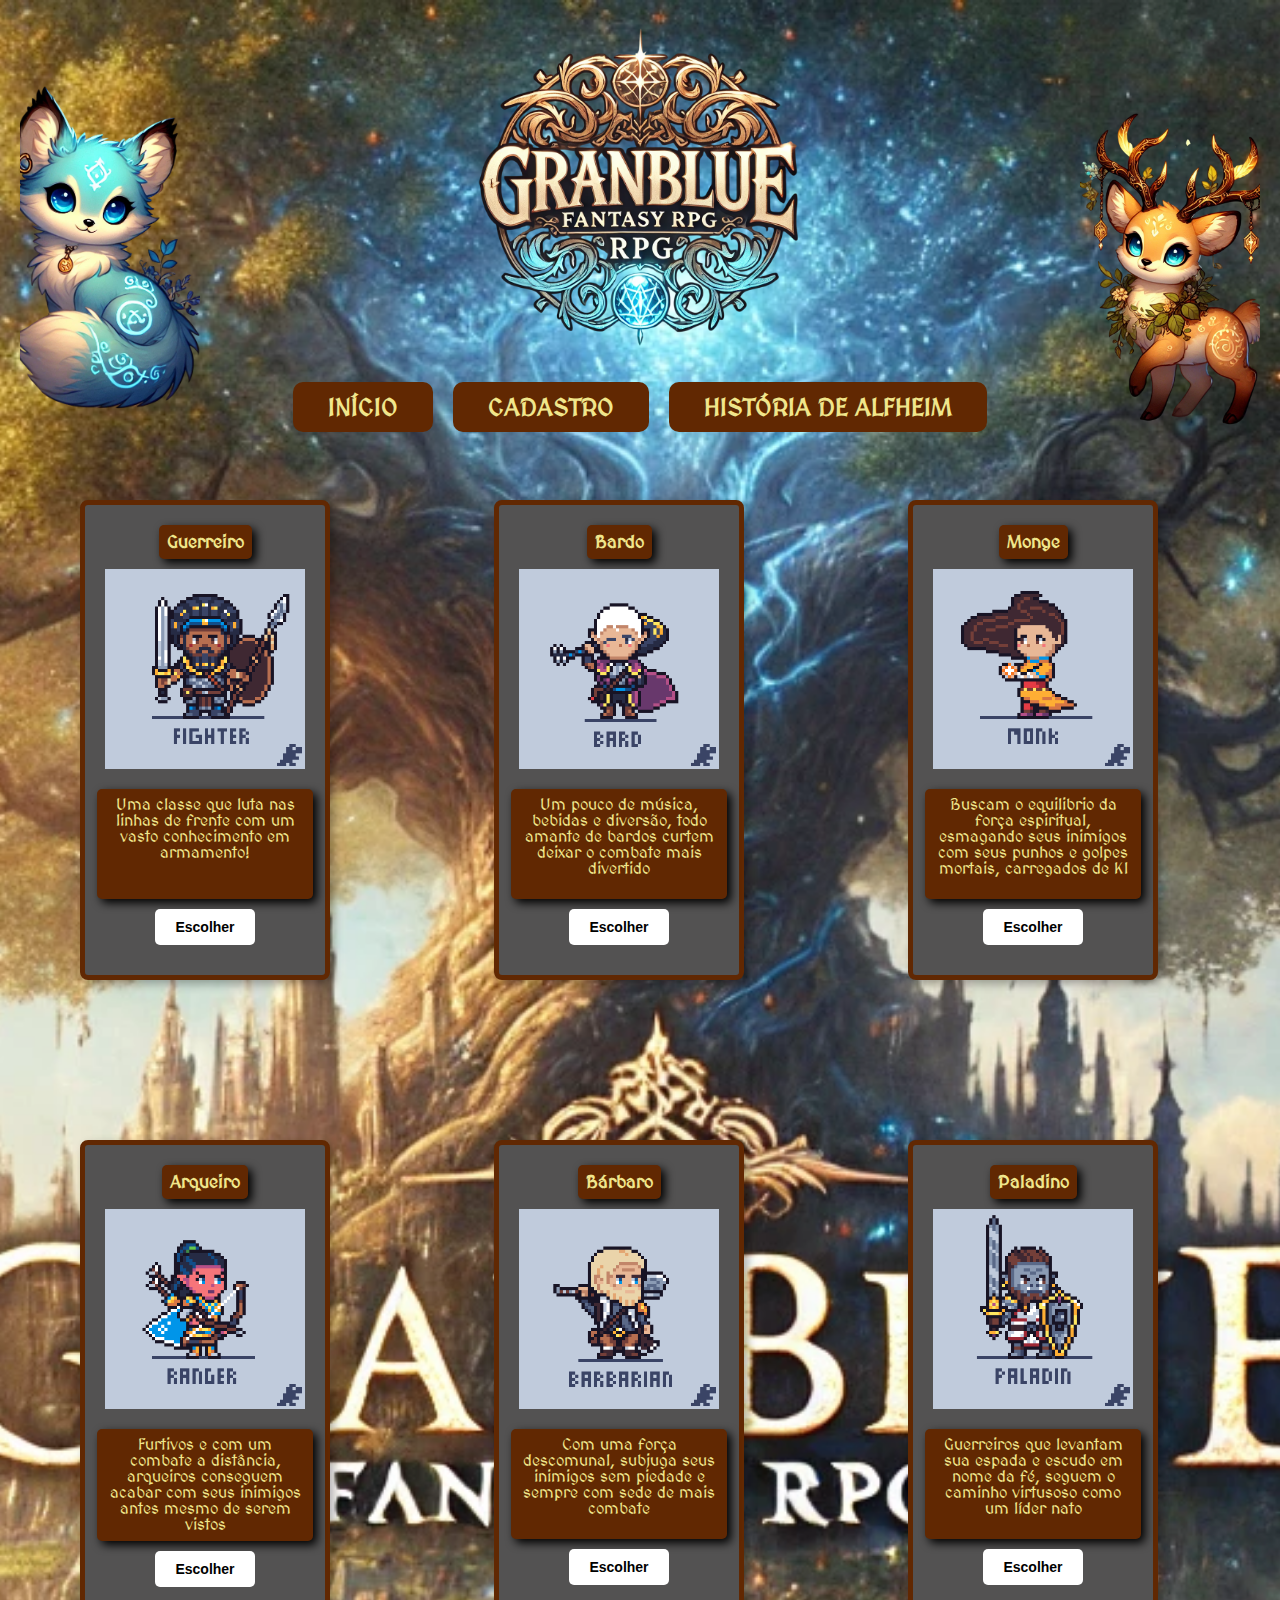
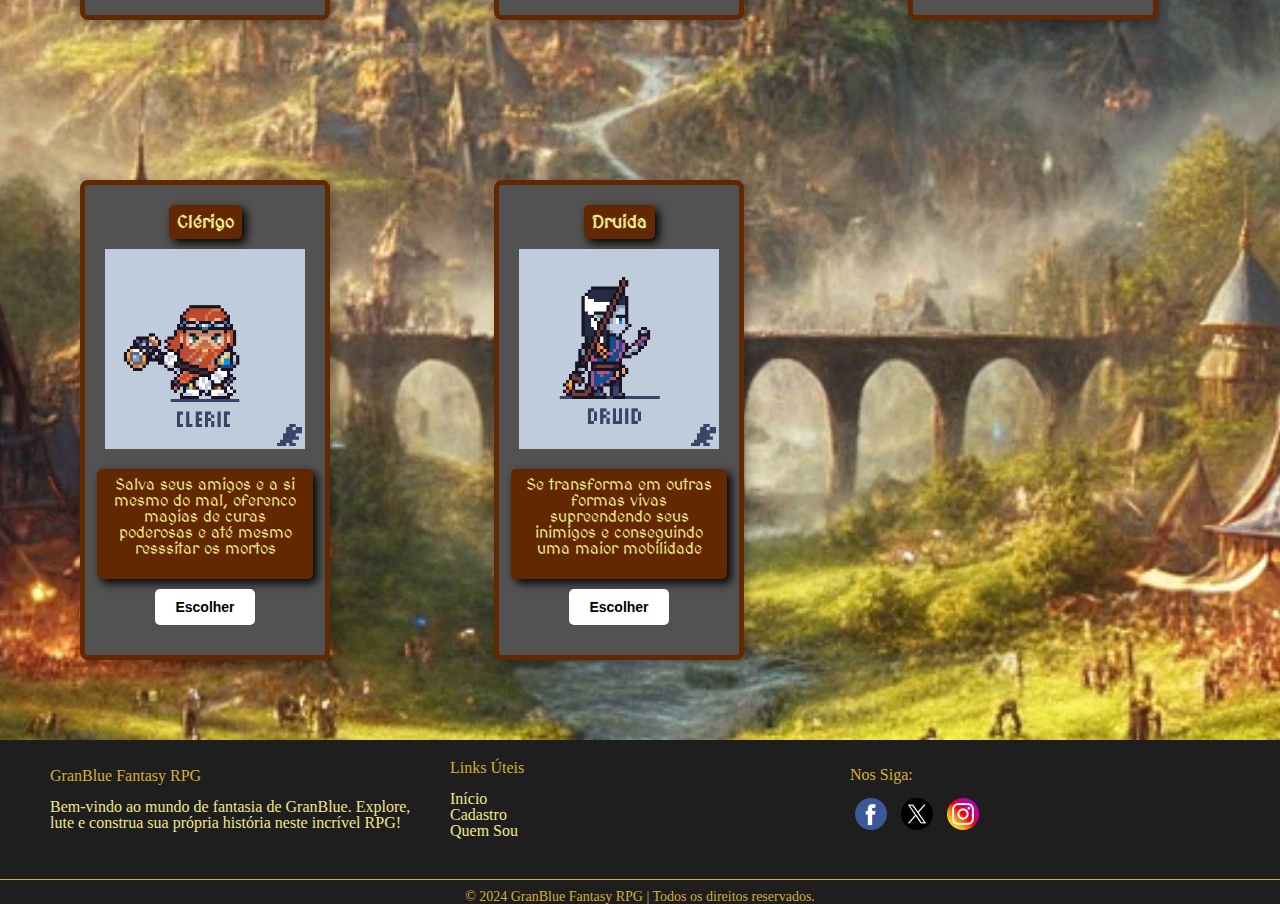
<file: index.html>
<!DOCTYPE html>
<html lang="pt-br">
<head>
    <meta charset="UTF-8">
    <meta name="viewport" content="width=device-width, initial-scale=1.0">
    <title>Gran Blue Fantasy - RPG</title>
    <link rel="stylesheet" href="style.css">
    <link rel="stylesheet" href="reset.css">
    <style>
        @import url('https://fonts.googleapis.com/css2?family=MedievalSharp&display=swap');
    </style>
</head>
<body>
    <header>
        <h1>
            <img src="components/imagens/logoname.png"class="logomain">
        </h1>
        
        <div>
            <img src="components/imagens/petblue.png" alt="icone esquerdo" class="icone-esquerdo">
        </div>
        <div>
            <img src="components/imagens/petred.png" alt="icone direito" class="icone-direito">
        </div>
           
        <nav>
            <ul>
                <li><a href="index.html">Início</a></li>
                <li><a href="cadastro.html">Cadastro</a></li>
                <li><a href="lore.html">História de Alfheim</a></li>
            </ul>
        </nav>
    </header>

    <main>
        <div class="classes">    
            <ul>
                <li>
                    <h2 class="title">Guerreiro</h2>
                    <img src="components/imagens/fighter.gif" alt="fighter" class="img-classe">
                    <p>Uma classe que luta nas linhas de frente com um vasto conhecimento em armamento!</p>
                    <button class="botao">Escolher</button>
                </li>

                <li>
                    <h2 class="title">Bardo</h2>
                    <img src="components/imagens/bard.gif" alt="bard" class="img-classe">
                    <p>Um pouco de música, bebidas e diversão, todo amante de bardos curtem deixar o combate mais divertido</p>
                    <button class="botao">Escolher</button> 
                </li>

                <li>
                    <h2 class="title">Monge</h2>
                    <img src="components/imagens/monk.gif" alt="monk" class="img-classe">
                    <p>Buscam o equilibrio da força espiritual, esmagando seus inimigos com seus punhos e golpes mortais, carregados de KI</p>
                    <button class="botao">Escolher</button> 
                </li>

                <li>
                    <h2 class="title">Arqueiro</h2>
                    <img src="components/imagens/ranger.gif" alt="ranger" class="img-classe">
                    <p>Furtivos e com um combate a distância, arqueiros conseguem acabar com seus inimigos antes mesmo de serem vistos</p>
                    <button class="botao">Escolher</button> 
                </li>

                <li>
                    <h2 class="title">Bárbaro</h2>
                    <img src="components/imagens/barbarian.gif" alt="barbarian" class="img-classe">
                    <p>Com uma força descomunal, subjuga seus inimigos sem piedade e sempre com sede de mais combate</p>
                    <button class="botao">Escolher</button> 
                </li>

                <li>
                    <h2 class="title">Paladino</h2>
                    <img src="components/imagens/paladin.gif" alt="paladin" class="img-classe">
                    <p>Guerreiros que levantam sua espada e escudo em nome da fé, seguem o caminho virtusoso como um líder nato</p>
                    <button class="botao">Escolher</button> 
                </li>

                <li>
                    <h2 class="title">Clérigo</h2>
                    <img src="components/imagens/cleric.gif" alt="cleric" class="img-classe">
                    <p>Salva seus amigos e a si mesmo do mal, oferenco magias de curas poderosas e até mesmo resssitar os mortos</p>
                    <button class="botao">Escolher</button> 
                </li>

                <li>
                    <h2 class="title">Druida</h2>
                    <img src="components/imagens/druid.gif" alt="druid" class="img-classe">
                    <p>Se transforma em outras formas vivas supreendendo seus inimigos e conseguindo uma maior mobilidade</p>
                    <button class="botao">Escolher</button>
                </li>
                

            </ul>
        </div> 
    </main>

</body>

<footer>
    <div class="footer-content">
        <div class="footer-section about">
            <h2>GranBlue Fantasy RPG</h2>
            <p>Bem-vindo ao mundo de fantasia de GranBlue. Explore, lute e construa sua própria história neste incrível RPG!</p>
            <!--<img src="components/imagens/logoname.png" alt="logoname">-->
        </div>
        <div class="footer-section links">
            <h3>Links Úteis</h3>
            <ul>
                <li><a href="index.html">Início</a></li>
                <li><a href="cadastro.html">Cadastro</a></li>
                <li><a href="sobremim.html">Quem Sou</a></li>
            </ul>
        </div>
        <div class="footer-section social">
            <h3>Nos Siga:</h3>
            <div class="social-icons">
                <a href="#"><img src="components/imagens/facebook-icon.png" alt="Facebook"></a>
                <a href="#"><img src="components/imagens/twitter-icon.png" alt="Twitter"></a>
                <a href="#"><img src="components/imagens/instagram-icon.png" alt="Instagram"></a>
            </div>
        </div>
    </div>
    <div class="footer-bottom">
        &copy; 2024 GranBlue Fantasy RPG | Todos os direitos reservados.
    </div>
</footer>
</html>
</file>
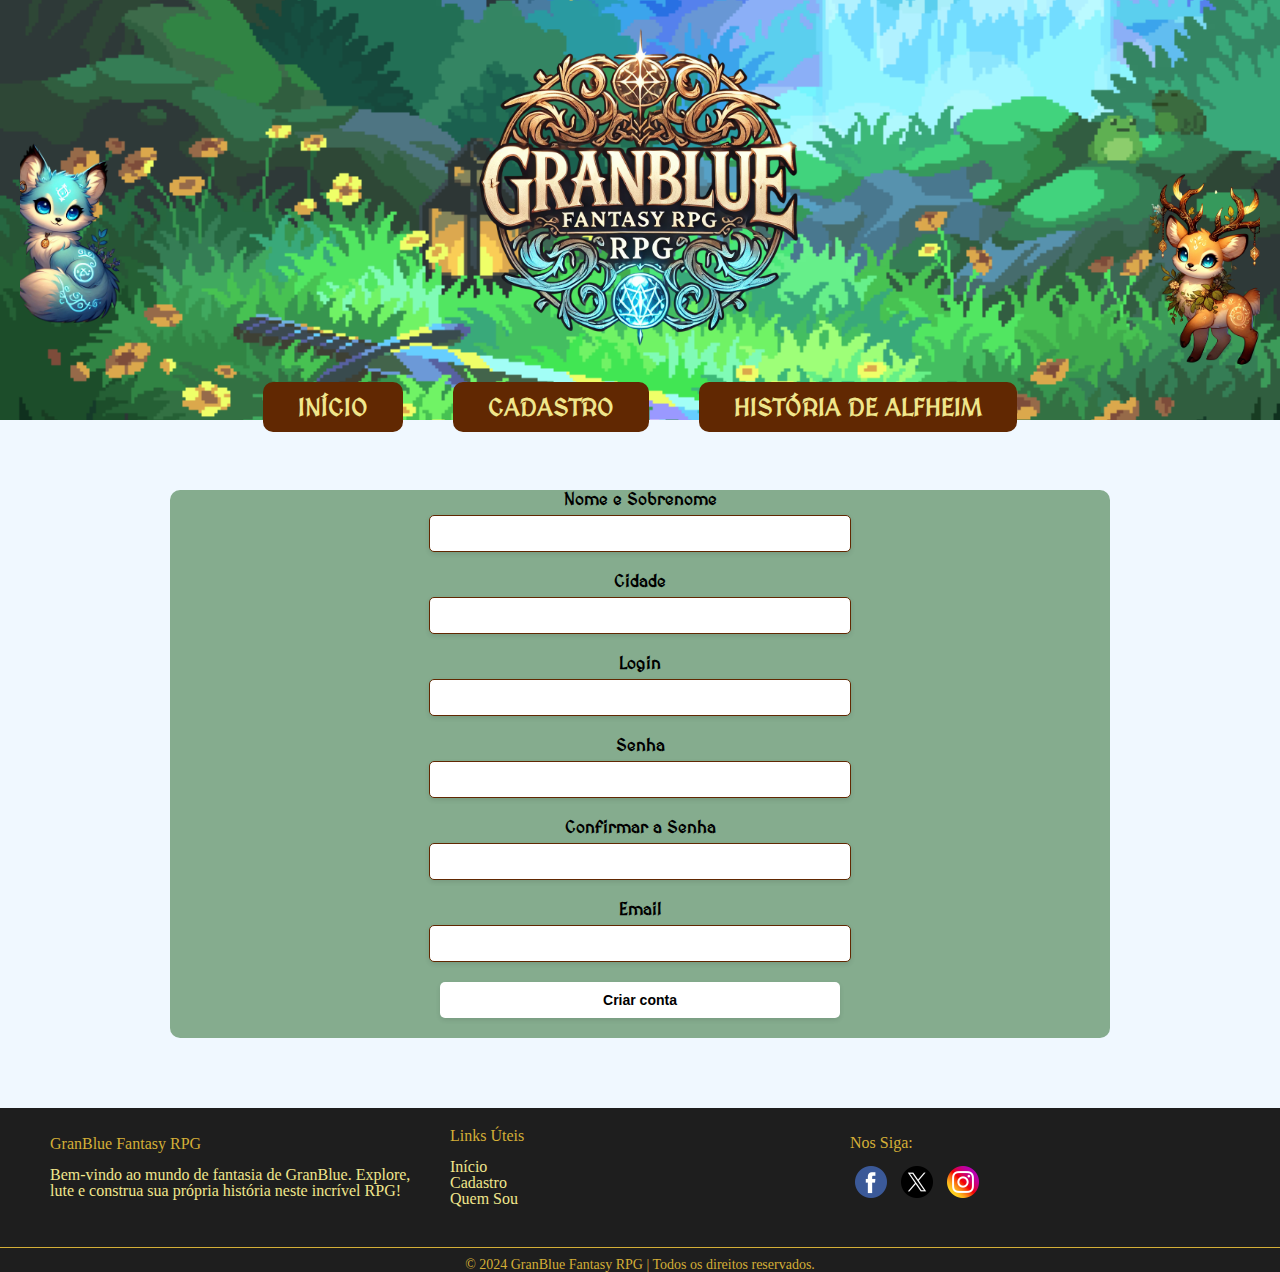
<file: cadastro.html>
<!DOCTYPE html>
<html lang="pt-br">
<head>
    <meta charset="UTF-8">
    <meta name="viewport" content="width=device-width, initial-scale=1.0">
    <title>Gran Blue Fantasy - RPG</title>
    <link rel="stylesheet" href="style-cadastro.css">
    <link rel="stylesheet" href="reset.css">
    <style>
        @import url('https://fonts.googleapis.com/css2?family=MedievalSharp&display=swap');
    </style>
</head>
<body>
    <header>
        <h1>
            <img src="components/imagens/logoname.png"class="logomain">
        </h1>
        
        <div>
            <img src="components/imagens/petblue.png" alt="icone esquerdo" class="icone-esquerdo">
        </div>
        <div>
            <img src="components/imagens/petred.png" alt="icone direito" class="icone-direito">
        </div>
           
        <nav>
            <ul>
                <li><a href="index.html">Início</a></li>
                <li><a href="cadastro.html">Cadastro</a></li>
                <li><a href="lore.html">História de Alfheim</a></li>
            </ul>
        </nav>
    </header>

    <main>        
            <form>
                <label for="nome">Nome e Sobrenome</label>
                <input type="text" id="nome">
                
                <label for="cidade">Cidade</label>
                <input type="text" id="cidade">
    
                <label for="login">Login</label>
                <input type="text" id="login">
    
                <label for="senha">Senha</label>
                <input type="text" id="senha">
    
                <label for="senha-valid">Confirmar a Senha</label>
                <input type="text" id="senha-valid">
    
                <label for="email">Email</label>
                <input type="text" id="email">
    
                <input type="submit" value="Criar conta" class="botao">
    
            </form>       
    </main>

    <footer>
        <div class="footer-content">
            <div class="footer-section about">
                <h2>GranBlue Fantasy RPG</h2>
                <p>Bem-vindo ao mundo de fantasia de GranBlue. Explore, lute e construa sua própria história neste incrível RPG!</p>
                <!--<img src="components/imagens/logoname.png" alt="logoname">-->
            </div>
            <div class="footer-section links">
                <h3>Links Úteis</h3>
                <ul>
                    <li><a href="index.html">Início</a></li>
                    <li><a href="cadastro.html">Cadastro</a></li>
                    <li><a href="sobremim.html">Quem Sou</a></li>
                </ul>
            </div>
            <div class="footer-section social">
                <h3>Nos Siga:</h3>
                <div class="social-icons">
                    <a href="#"><img src="components/imagens/facebook-icon.png" alt="Facebook"></a>
                    <a href="#"><img src="components/imagens/twitter-icon.png" alt="Twitter"></a>
                    <a href="#"><img src="components/imagens/instagram-icon.png" alt="Instagram"></a>
                </div>
            </div>
        </div>
        <div class="footer-bottom">
            &copy; 2024 GranBlue Fantasy RPG | Todos os direitos reservados.
        </div>
    </footer>
</body>
</html>
</file>
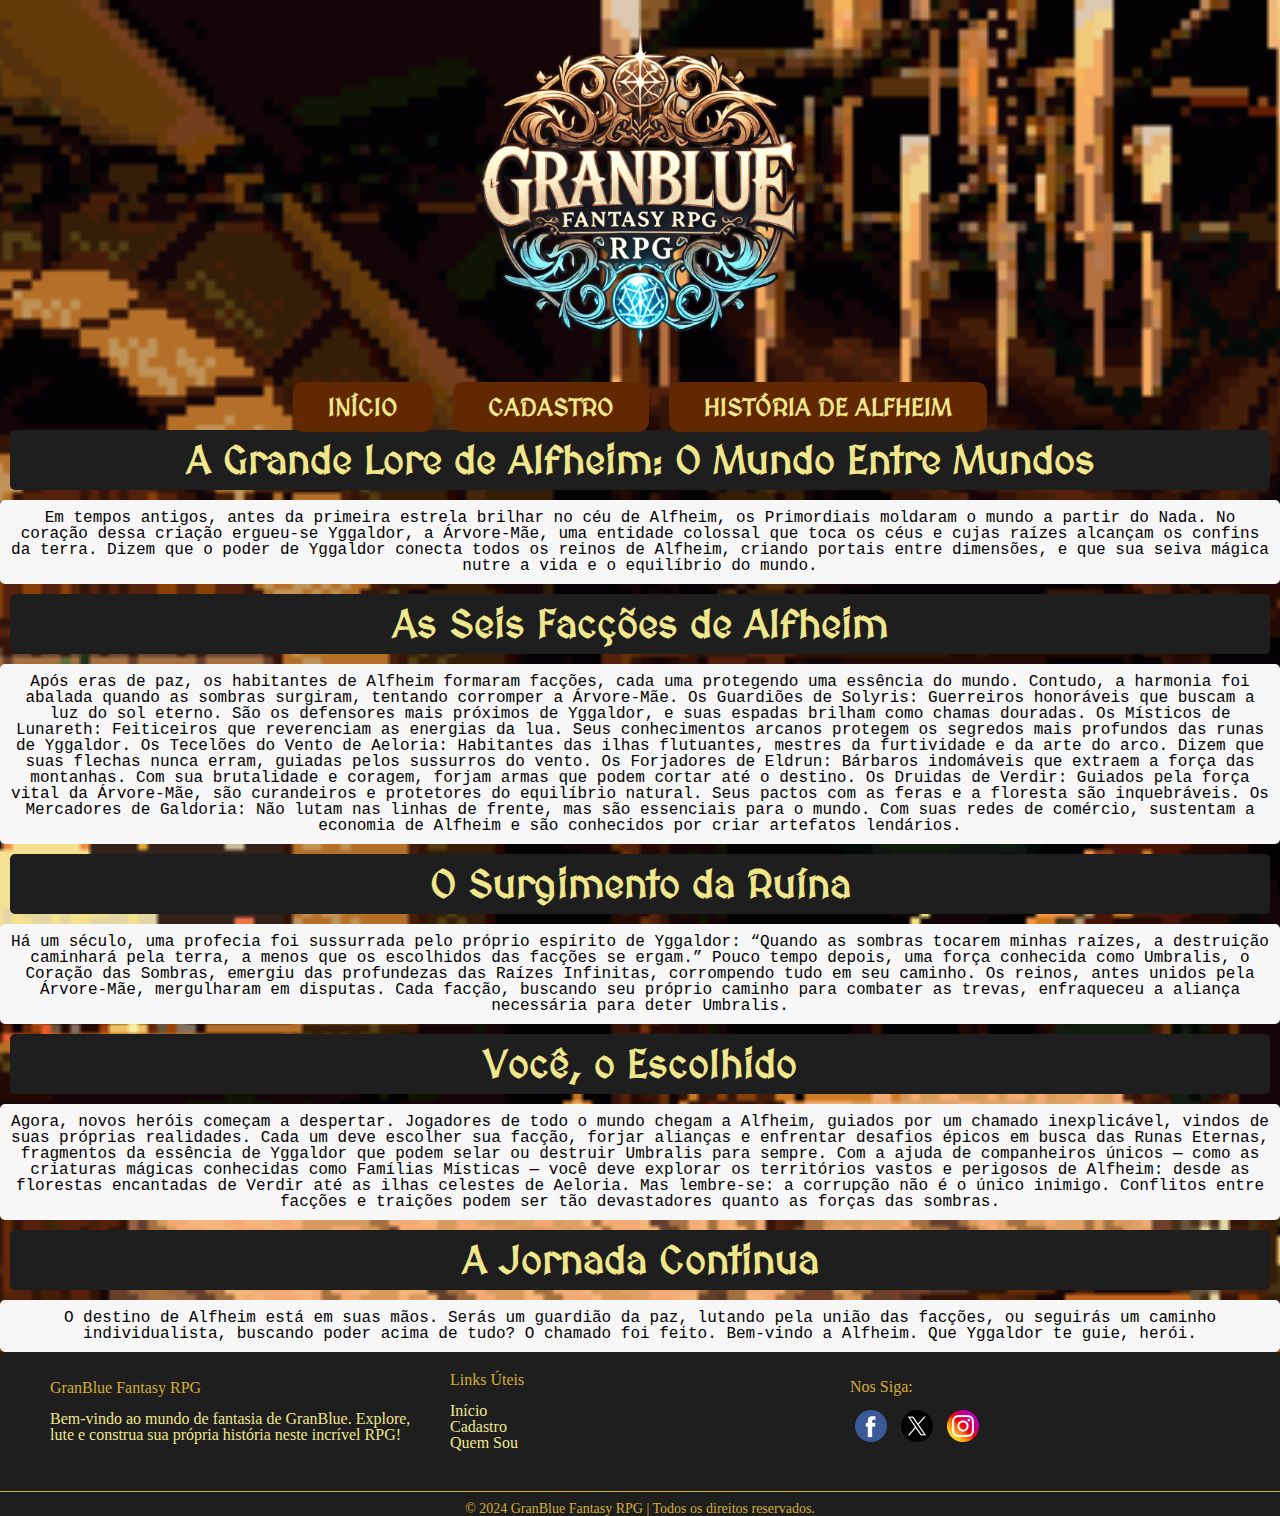
<file: lore.html>
<!DOCTYPE html>
<html lang="pt-br">
<head>
    <meta charset="UTF-8">
    <meta name="viewport" content="width=device-width, initial-scale=1.0">
    <title>Gran Blue Fantasy - RPG</title>
    <link rel="stylesheet" href="style-lore.css">
    <link rel="stylesheet" href="reset.css">
    <style>
        @import url('https://fonts.googleapis.com/css2?family=MedievalSharp&display=swap');
    </style>
</head>
<body>
    <header>
        <h1>
            <img src="components/imagens/logoname.png"class="logomain">
        </h1>
           
        <nav>
            <ul>
                <li><a href="index.html">Início</a></li>
                <li><a href="cadastro.html">Cadastro</a></li>
                <li><a href="lore.html">História de Alfheim</a></li>
            </ul>
        </nav>
    </header>

    <main>
        <h2>
            A Grande Lore de Alfheim: O Mundo Entre Mundos 
        </h2>
        <p>
            Em tempos antigos, antes da primeira estrela brilhar no céu de Alfheim, os Primordiais moldaram o mundo a partir do Nada. No coração dessa criação ergueu-se Yggaldor, a Árvore-Mãe, uma entidade colossal que toca os céus e cujas raízes alcançam os confins da terra. Dizem que o poder de Yggaldor conecta todos os reinos de Alfheim, criando portais entre dimensões, e que sua seiva mágica nutre a vida e o equilíbrio do mundo.
        </p>
        <h2>
            As Seis Facções de Alfheim
        </h2>
        
        <p>
            Após eras de paz, os habitantes de Alfheim formaram facções, cada uma protegendo uma essência do mundo. Contudo, a harmonia foi abalada quando as sombras surgiram, tentando corromper a Árvore-Mãe.

            Os Guardiões de Solyris: Guerreiros honoráveis que buscam a luz do sol eterno. São os defensores mais próximos de Yggaldor, e suas espadas brilham como chamas douradas.

            Os Místicos de Lunareth: Feiticeiros que reverenciam as energias da lua. Seus conhecimentos arcanos protegem os segredos mais profundos das runas de Yggaldor.

            Os Tecelões do Vento de Aeloria: Habitantes das ilhas flutuantes, mestres da furtividade e da arte do arco. Dizem que suas flechas nunca erram, guiadas pelos sussurros do vento.

            Os Forjadores de Eldrun: Bárbaros indomáveis que extraem a força das montanhas. Com sua brutalidade e coragem, forjam armas que podem cortar até o destino.

            Os Druidas de Verdir: Guiados pela força vital da Árvore-Mãe, são curandeiros e protetores do equilíbrio natural. Seus pactos com as feras e a floresta são inquebráveis.

            Os Mercadores de Galdoria: Não lutam nas linhas de frente, mas são essenciais para o mundo. Com suas redes de comércio, sustentam a economia de Alfheim e são conhecidos por criar artefatos lendários.
        </p>
        <h2>
            O Surgimento da Ruína
        </h2>
        
        <p>
            Há um século, uma profecia foi sussurrada pelo próprio espírito de Yggaldor: “Quando as sombras tocarem minhas raízes, a destruição caminhará pela terra, a menos que os escolhidos das facções se ergam.” Pouco tempo depois, uma força conhecida como Umbralis, o Coração das Sombras, emergiu das profundezas das Raízes Infinitas, corrompendo tudo em seu caminho.

            Os reinos, antes unidos pela Árvore-Mãe, mergulharam em disputas. Cada facção, buscando seu próprio caminho para combater as trevas, enfraqueceu a aliança necessária para deter Umbralis.
        </p>
        <h2>
            Você, o Escolhido           
        </h2>
        
        <p>
            Agora, novos heróis começam a despertar. Jogadores de todo o mundo chegam a Alfheim, guiados por um chamado inexplicável, vindos de suas próprias realidades. Cada um deve escolher sua facção, forjar alianças e enfrentar desafios épicos em busca das Runas Eternas, fragmentos da essência de Yggaldor que podem selar ou destruir Umbralis para sempre.

            Com a ajuda de companheiros únicos — como as criaturas mágicas conhecidas como Famílias Místicas — você deve explorar os territórios vastos e perigosos de Alfheim: desde as florestas encantadas de Verdir até as ilhas celestes de Aeloria.
            
            Mas lembre-se: a corrupção não é o único inimigo. Conflitos entre facções e traições podem ser tão devastadores quanto as forças das sombras. 
        </p>

        <h2>
            A Jornada Continua  
        </h2>
        
        <p>
            O destino de Alfheim está em suas mãos. Serás um guardião da paz, lutando pela união das facções, ou seguirás um caminho individualista, buscando poder acima de tudo? O chamado foi feito.

            Bem-vindo a Alfheim. Que Yggaldor te guie, herói.
        </p>
    </main>

    <footer>
        <div class="footer-content">
            <div class="footer-section about">
                <h2>GranBlue Fantasy RPG</h2>
                <p>Bem-vindo ao mundo de fantasia de GranBlue. Explore, lute e construa sua própria história neste incrível RPG!</p>
                <!--<img src="components/imagens/logoname.png" alt="logoname">-->
            </div>
            <div class="footer-section links">
                <h3>Links Úteis</h3>
                <ul>
                    <li><a href="index.html">Início</a></li>
                    <li><a href="cadastro.html">Cadastro</a></li>
                    <li><a href="sobremim.html">Quem Sou</a></li>
                </ul>
            </div>
            <div class="footer-section social">
                <h3>Nos Siga:</h3>
                <div class="social-icons">
                    <a href="#"><img src="components/imagens/facebook-icon.png" alt="Facebook"></a>
                    <a href="#"><img src="components/imagens/twitter-icon.png" alt="Twitter"></a>
                    <a href="#"><img src="components/imagens/instagram-icon.png" alt="Instagram"></a>
                </div>
            </div>
        </div>
        <div class="footer-bottom">
            &copy; 2024 GranBlue Fantasy RPG | Todos os direitos reservados.
        </div>
    </footer>
</body>
</html>
</file>
<file: style.css>
body{
    background-image:url('components/imagens/logo.webp');
    background-size: cover;
    background-position: center;
    background-repeat: no-repeat;
    
}
header {
    display: flex;
    flex-direction: column;
    justify-content: center;
    align-items: center;
    padding: 20px 0px;
          
}

.logomain {
    display: block;
    margin: 0 auto;
    width: 375px;
    height: auto;
    border-radius: 20px;
    margin-bottom: 20px; /* Espaço entre a logo e o menu de navegação */
   
}

.icone-esquerdo{
    position: absolute;
    top: 24%; /* Alinha os ícones verticalmente no meio do header */
    transform: translateY(-50%); /* Ajusta para o centro exato */
    width: 180px;
}
.icone-direito {
    position: absolute;
    top: 30%; /* Alinha os ícones verticalmente no meio do header */
    transform: translateY(-50%); /* Ajusta para o centro exato */
    width: 180px;
}

.icone-esquerdo {
    left: 20px; /* Define a posição à esquerda */
}

.icone-direito {
    right: 20px; /* Define a posição à direita */
}


/*main{
    background-color: #252525;
}*/

main p{
    color: #F0E68C;
    font-family:"MedievalSharp", cursive;
    margin:10px;
    background-color: #612802;
    text-align:center;
    padding: 8px;
    width: 200px;
    height: 50%;
    border-radius: 5px;
    box-shadow:4px 4px 10px black;
   
}

main h2{
    color: #F0E68C;
    font-family:"MedievalSharp", cursive;
    margin:10px;
    font-size: large;
    font-weight: bold;
}

.title{
    background-color: #612802;
    padding: 8px;
    border-radius: 5px;
    box-shadow:4px 4px 10px black;
}

nav{
    display: flex;
    justify-content: center;
    gap: 20px;
}

nav ul{
    display: flex; /* Alinha os itens do menu em linha */
    justify-content: center; /* Centraliza os itens no contêiner */
    gap: 20px; /* Espaçamento entre os links */
    list-style: none; /* Remove os marcadores da lista */
    padding: 0; /* Remove o padding padrão */
    margin: 0; /* Remove a margem padrão */
               
}

nav a {
    text-transform: uppercase;
    color: #F0E68C;
    font-weight: bold;
    font-size: 25px;
    text-decoration: none;
    font-family: "MedievalSharp", cursive;
    background-color: #612802;
    padding: 10px 35px;
    border-radius: 10px;
    transition: background-color 0.3s, transform 0.2s;
}

nav a:hover{
    background-color: rgb(3, 29, 0); /* Cor ao passar o mouse */
    transform: scale(1.05); /* Leve aumento ao passar o mouse */
    
}


.classes {
    display: flex; /* Ativa o Flexbox */
    /*flex-wrap: wrap; */
    justify-content: center; /* Centraliza os itens na linha */
    gap: 20px; /* Espaço entre os itens */
    margin: 0px; /* Adiciona margem ao redor */
    padding: 0px; /* Remove padding padrão */
    list-style: none; /* Remove marcadores da lista */
}

.classes li {
    display: inline-flex; /* Garante que o conteúdo interno esteja alinhado */
    flex-direction:column; /* Alinha conteúdo verticalmente */
    align-items: center; /* Centraliza os itens no centro */
    width: 220px; /* Define uma largura fixa */
    height:450px;
    text-align: center; /* Centraliza o texto */
    margin: 80px; /* Espaço ao redor de cada item */
    background-color: #535252; /* Cor de fundo para visualização */
    padding: 10px; /* Espaço interno */
    border-radius: 8px; /* Cantos arredondados */
    box-shadow: 4px 4px 10px rgba(0, 0, 0, 0.3); /* Sombras */
    border:5px  solid #612802;

}

.img-classe {
    width: 100%; /* Faz a imagem ocupar toda a largura do item */
    max-width: 200px; /* Define um tamanho máximo */
    height: auto; /* Mantém a proporção */
    margin-bottom: 10px; /* Espaço abaixo da imagem */
}

.botao{
    margin-top: auto;
    margin-block-end: 20px;
    padding: 10px 20px;
    border: none;
    border-radius: 5px;
    background-color: rgb(255, 255, 255);
    color:black;
    font-weight: bold;
    font-size: 14px;
    outline: none;
    cursor: pointer;
    
}
.botao:hover{
    background-color: rgb(161, 248, 161);
}
.botao:active{
    transform: scale(0.95); /* Reduz ligeiramente o tamanho */
    box-shadow: inset 2px 2px 5px rgba(0, 0, 0, 0.5); /* Adiciona sombra interna */
}

footer {
    background-color: #1e1e1e; /* Cor do fundo */
    color: #f0e68c; /* Cor do texto */
    font-family: 'MedievalSharp', cursive;
    padding: 20px 0;
}

.footer-content {
    display: flex; /* Alinha as seções horizontalmente */
    justify-content: space-around; /* Espaço entre as seções */
    align-items: center; /* Alinha ao topo */
    flex-wrap: wrap; /* Permite quebra em telas menores */
    max-width: 1200px;
    margin: 0 auto; /* Centraliza o conteúdo */
    padding: 10px;
}

.footer-section {
    flex: 1; /* Cada seção ocupa o mesmo espaço */
    margin: 10px;
    min-width: 250px; /* Garante boa aparência em telas menores */
}

.footer-section h2,
.footer-section h3 {
    margin-bottom: 15px;
    color: #d4af37; /* Destaque para os títulos */
}

.footer-section ul {
    list-style: none; /* Remove os marcadores */
    padding: 0;
}

.footer-section ul li a {
    color: #f0e68c;
    text-decoration: none;
    transition: color 0.3s;
}

.footer-section ul li a:hover {
    color: #d4af37; /* Cor ao passar o mouse */
    
}

.social-icons a img {
    width: 32px;
    height: 32px;
    margin: 0 5px;
    transition: transform 0.3s;
}

.social-icons a img:hover {
    transform: scale(1.2); /* Zoom ao passar o mouse */
}

.footer-bottom {
    text-align: center;
    margin-top: 20px;
    padding-top: 10px;
    border-top: 1px solid #d4af37;
    color: #d4af37;
    font-size: 14px;
}
</file>
<file: style-cadastro.css>
body{
    background-color: aliceblue;
   
}
header {
    display: flex;
    flex-direction: column;
    justify-content: center;
    align-items: center;
    padding: 20px 0px;
    background-image: url(components/imagens/paisagem.gif);
    background-position: center;
    background-repeat: no-repeat;
    background-size: 100%
    
          
}

.logomain {
    display: block;
    margin: 0 auto;
    width: 375px;
    height: auto;
    border-radius: 20px;
    margin-bottom: 20px; /* Espaço entre a logo e o menu de navegação */
    
   
}

.icone-esquerdo{
    position: absolute;
    top: 24%; /* Alinha os ícones verticalmente no meio do header */
    transform: translateY(-50%); /* Ajusta para o centro exato */
    width: 100px;

}
.icone-direito {
    position: absolute;
    top: 30%; /* Alinha os ícones verticalmente no meio do header */
    transform: translateY(-50%); /* Ajusta para o centro exato */
    width: 110px;
}

.icone-esquerdo {
    left: 20px; /* Define a posição à esquerda */
}

.icone-direito {
    right: 20px; /* Define a posição à direita */
}

nav{
    display: flex;
    justify-content: center;
    align-items: center;
    width: 100%;
    margin-top: 20px;
    
}

nav ul{
    display: flex; /* Alinha os itens do menu em linha */
    justify-content: center;
    align-items: center;
    gap: 50px;
    list-style: none;
    padding: 0;
    margin: 0; 
    
               
}

nav a {
    text-transform: uppercase;
    color: #F0E68C;
    font-weight: bold;
    font-size: 25px;
    text-decoration: none;
    font-family: "MedievalSharp", cursive;
    background-color: #612802;
    padding: 10px 35px;
    border-radius: 10px;
    transition: background-color 0.3s, transform 0.2s;
    
}

nav a:hover{
    background-color: rgb(3, 29, 0); /* Cor ao passar o mouse */
    transform: scale(1.05); /* Leve aumento ao passar o mouse */
    
}

main{
    width: 940px;
    margin: 70px auto;
    
}

form{
    display: flex;
    flex-direction: column;
    justify-content: center;
    align-items: center;
    margin: 40px;
    padding: 20px;
    background-color:#85ac8e;
    border-radius: 10px;
    
}

form label{
    display: block;
    font-size: 17px;
    margin: 0 0 8px;
    font-weight: bold;
    font-family: "MedievalSharp", cursive;
}


form input {
    width: 100%; /* Preenche a largura do formulário */
    max-width: 400px; /* Define uma largura máxima */
    padding: 10px; /* Espaçamento interno */
    margin: 0 0 20px; /* Espaço inferior */
    font-size: 15x;
    
    border: 1px solid #612802; /* Borda */
    border-radius: 5px; /* Bordas arredondadas */
    box-shadow: 0 2px 5px rgba(0, 0, 0, 0.1); /* Leve sombra */
}

.botao{
    padding: 10px 20px;
    border: none;
    border-radius: 5px;
    background-color: rgb(255, 255, 255);
    color:black;
    font-weight: bold;
    font-size: 14px;
    outline: none;
    cursor: pointer;    
    }

.botao:hover{
    background-color: rgb(161, 196, 248);
    }

.botao:active{
    transform: scale(0.95); /* Reduz ligeiramente o tamanho */
    box-shadow: inset 2px 2px 5px rgba(0, 0, 0, 0.5); /* Adiciona sombra interna */
}

footer {
    background-color: #1e1e1e; /* Cor do fundo */
    color: #f0e68c; /* Cor do texto */
    font-family: 'MedievalSharp', cursive;
    padding: 20px 0;
}

.footer-content {
    display: flex; /* Alinha as seções horizontalmente */
    justify-content: space-around; /* Espaço entre as seções */
    align-items: center; /* Alinha ao topo */
    flex-wrap: wrap; /* Permite quebra em telas menores */
    max-width: 1200px;
    margin: 0 auto; /* Centraliza o conteúdo */
    padding: 10px;
}

.footer-section {
    flex: 1; /* Cada seção ocupa o mesmo espaço */
    margin: 10px;
    min-width: 250px; /* Garante boa aparência em telas menores */
}

.footer-section h2,
.footer-section h3 {
    margin-bottom: 15px;
    color: #d4af37; /* Destaque para os títulos */
}

.footer-section ul {
    list-style: none; /* Remove os marcadores */
    padding: 0;
}

.footer-section ul li a {
    color: #f0e68c;
    text-decoration: none;
    transition: color 0.3s;
}

.footer-section ul li a:hover {
    color: #d4af37; /* Cor ao passar o mouse */
    
}

.social-icons a img {
    width: 32px;
    height: 32px;
    margin: 0 5px;
    transition: transform 0.3s;
}

.social-icons a img:hover {
    transform: scale(1.2); /* Zoom ao passar o mouse */
}

.footer-bottom {
    text-align: center;
    margin-top: 20px;
    padding-top: 10px;
    border-top: 1px solid #d4af37;
    color: #d4af37;
    font-size: 14px;
}
</file>
<file: style-lore.css>
body{
    background-image:url('components/imagens/tavern.gif');
    background-size: cover;
    background-position: center;
    background-repeat: no-repeat;
    
    
}
header {
    display: flex;
    flex-direction: column;
    justify-content: center;
    align-items: center;
    padding: 20px 0px;
          
}

.logomain {
    display: block;
    margin: 0 auto;
    width: 375px;
    height: auto;
    border-radius: 20px;
    margin-bottom: 20px; /* Espaço entre a logo e o menu de navegação */
   
}


/*------------------------------------------*/

nav{
    display: flex;
    justify-content: center;
    gap: 20px;
}

nav ul{
    display: flex; /* Alinha os itens do menu em linha */
    justify-content: center; /* Centraliza os itens no contêiner */
    gap: 20px; /* Espaçamento entre os links */
    list-style: none; /* Remove os marcadores da lista */
    padding: 0; /* Remove o padding padrão */
    margin: 0; /* Remove a margem padrão */
               
}

nav a {
    text-transform: uppercase;
    color: #F0E68C;
    font-weight: bold;
    font-size: 25px;
    text-decoration: none;
    font-family: "MedievalSharp", cursive;
    background-color: #612802;
    padding: 10px 35px;
    border-radius: 10px;
    transition: background-color 0.3s, transform 0.2s;
}

nav a:hover{
    background-color: rgb(3, 29, 0); /* Cor ao passar o mouse */
    transform: scale(1.05); /* Leve aumento ao passar o mouse */
    
}
main{
    text-align: center;
}

main h2{
    color: #F0E68C;
    font-family:"MedievalSharp", cursive;
    margin:10px;
    font-size: 40px;
    font-weight: bold;
    background-color: #1e1e1e;
    border-radius: 5px;
    padding: 10px;
}

main p{
    color: #000000;
    font-family:'Courier New', Courier, monospace;
    background-color: #f8f7f7;
    border-radius: 5px;
    padding: 10px;
   
}



footer {
    background-color: #1e1e1e; /* Cor do fundo */
    color: #f0e68c; /* Cor do texto */
    font-family: 'MedievalSharp', cursive;
    padding: 20px 0;
}

.footer-content {
    display: flex; /* Alinha as seções horizontalmente */
    justify-content: space-around; /* Espaço entre as seções */
    align-items: center; /* Alinha ao topo */
    flex-wrap: wrap; /* Permite quebra em telas menores */
    max-width: 1200px;
    margin: 0 auto; /* Centraliza o conteúdo */
    padding: 10px;
}

.footer-section {
    flex: 1; /* Cada seção ocupa o mesmo espaço */
    margin: 10px;
    min-width: 250px; /* Garante boa aparência em telas menores */
}

.footer-section h2,
.footer-section h3 {
    margin-bottom: 15px;
    color: #d4af37; /* Destaque para os títulos */
}

.footer-section ul {
    list-style: none; /* Remove os marcadores */
    padding: 0;
}

.footer-section ul li a {
    color: #f0e68c;
    text-decoration: none;
    transition: color 0.3s;
}

.footer-section ul li a:hover {
    color: #d4af37; /* Cor ao passar o mouse */
    
}

.social-icons a img {
    width: 32px;
    height: 32px;
    margin: 0 5px;
    transition: transform 0.3s;
}

.social-icons a img:hover {
    transform: scale(1.2); /* Zoom ao passar o mouse */
}

.footer-bottom {
    text-align: center;
    margin-top: 20px;
    padding-top: 10px;
    border-top: 1px solid #d4af37;
    color: #d4af37;
    font-size: 14px;
}
</file>
